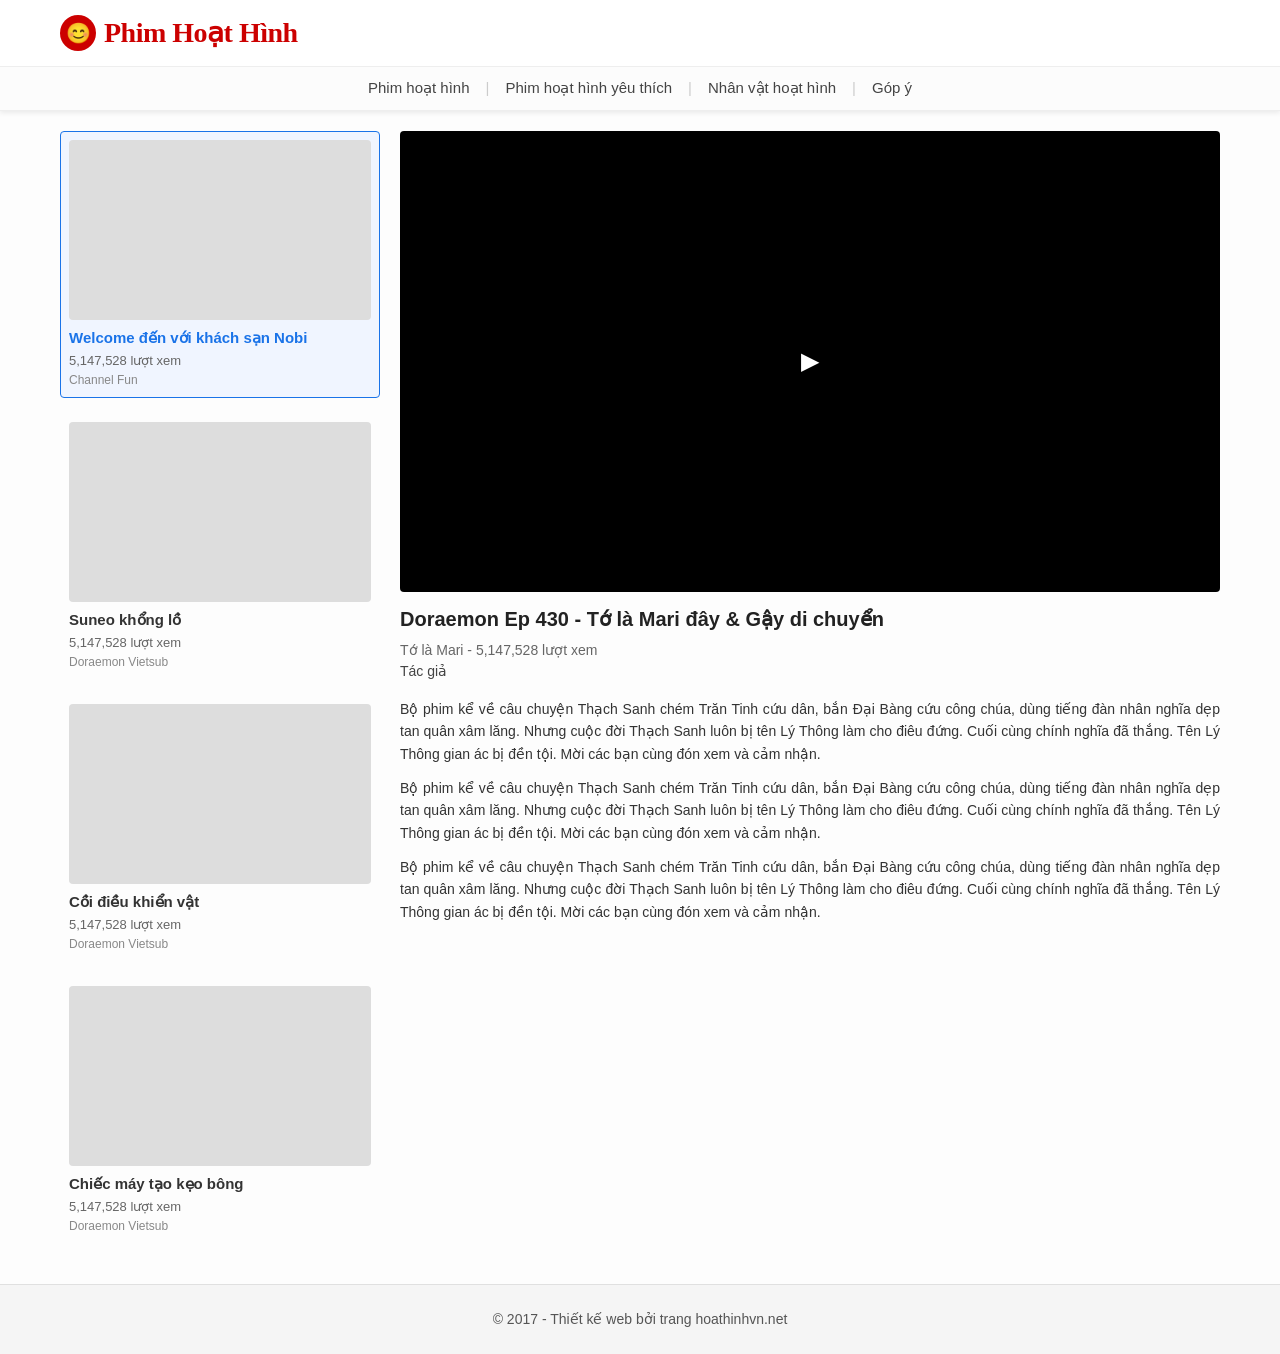
<file: dev-anime-web/index.html>
<!DOCTYPE html>
<html lang="vi">
<head>
<meta charset="UTF-8">
<meta name="viewport" content="width=device-width, initial-scale=1.0">
<title>Phim Hoạt Hình</title>
<style>
  /* ============================================================
     RESET CSS & CẤU HÌNH CHUNG
     ============================================================ */
  * {
    margin: 0;
    padding: 0;
    box-sizing: border-box;
  }

  body {
    font-family: Arial, Helvetica, sans-serif;
    background-color: #fdfdfd;
    color: #333;
    line-height: 1.5;
  }

  /* Loại bỏ gạch chân của tất cả các link */
  a {
    text-decoration: none;
    color: inherit;
  }

  /* ============================================================
     HEADER (CỐ ĐỊNH KHI CUỘN TRANG)
     ============================================================ */
  .header {
    position: sticky;
    top: 0;
    background-color: #fff;
    z-index: 1000;
    box-shadow: 0 2px 5px rgba(0, 0, 0, 0.08);
  }

  /* Phần chứa Logo */
  .header-top {
    max-width: 1200px;
    margin: 0 auto;
    padding: 12px 20px;
    display: flex;
    align-items: center;
  }

  .logo {
    display: flex;
    align-items: center;
    font-size: 28px;
    font-weight: bold;
    color: #cc0000;
    font-family: "Times New Roman", Times, serif;
    letter-spacing: -0.5px;
  }

  .logo-icon {
    display: inline-flex;
    align-items: center;
    justify-content: center;
    background-color: #cc0000;
    color: #fff;
    width: 36px;
    height: 36px;
    border-radius: 50%;
    margin-right: 8px;
    font-size: 20px;
  }

  /* Phần chứa các liên kết (Head-link) */
  .head-link {
    border-top: 1px solid #eee;
    border-bottom: 1px solid #eee;
    background-color: #fcfcfc;
  }

  .head-link-inner {
    max-width: 1200px;
    margin: 0 auto;
    padding: 10px 20px;
    display: flex;
    justify-content: center;
    gap: 16px;
    font-size: 15px;
    font-weight: 500;
    color: #444;
  }

  /* Hiệu ứng hover cho link: bôi đậm và chuyển màu */
  .head-link-inner a {
    transition: all 0.2s ease;
  }

  .head-link-inner a:hover {
    font-weight: bold;
    color: #cc0000;
  }

  .head-link-inner .divider {
    color: #ccc;
  }

  /* ============================================================
     BỐ CỤC NỘI DUNG CHÍNH (CONTAINER)
     ============================================================ */
  .container {
    max-width: 1200px;
    margin: 0 auto;
    padding: 20px;
    display: flex;
    gap: 20px;
  }

  /* --- Cột Trái (Left Content) --- */
  .left-content {
    width: 320px; /* Chiều rộng cố định cho menu */
    flex-shrink: 0;
    display: flex;
    flex-direction: column;
    gap: 15px;
  }

  .video-item {
    display: block;
    border: 1px solid transparent;
    border-radius: 4px;
    padding: 8px;
    cursor: pointer;
    transition: background 0.2s, border-color 0.2s;
  }

  .video-item:hover {
    background-color: #f5f5f5;
    border-color: #e0e0e0;
  }

  /* Trạng thái active (video đang được chọn) */
  .video-item.active {
    background-color: #f0f5ff;
    border-color: #1a73e8;
  }

  .video-item.active .video-title {
    color: #1a73e8;
    font-weight: bold;
  }

  .video-thumb {
    width: 100%;
    height: 180px;
    border-radius: 4px;
    background-size: cover;
    background-position: center;
    margin-bottom: 8px;
    background-color: #ddd;
  }

  .video-title {
    font-size: 15px;
    font-weight: bold;
    color: #333;
    margin-bottom: 4px;
    line-height: 1.3;
  }

  .video-meta {
    font-size: 13px;
    color: #666;
  }

  .video-meta span {
    display: block;
    color: #888;
    font-size: 12px;
  }

  /* --- Cột Phải (Right Content) --- */
  .right-content {
    flex: 1; /* Tự động giãn nở chiếm hết không gian còn lại */
    min-width: 0;
  }

  .main-video-player {
    width: 100%;
    aspect-ratio: 16 / 9;
    background-color: #000;
    border-radius: 4px;
    margin-bottom: 12px;
    position: relative;
    overflow: hidden;
    background-image: url('https://placehold.co/800x450/222/fff?text=Doraemon+Video');
    background-size: cover;
    background-position: center;
  }

  .play-overlay {
    position: absolute;
    top: 50%;
    left: 50%;
    transform: translate(-50%, -50%);
    background: rgba(0, 0, 0, 0.6);
    color: #fff;
    width: 60px;
    height: 60px;
    border-radius: 50%;
    display: flex;
    align-items: center;
    justify-content: center;
    font-size: 24px;
    cursor: pointer;
    transition: background 0.2s;
  }

  .play-overlay:hover {
    background: rgba(0, 0, 0, 0.8);
  }

  .main-video-title {
    font-size: 20px;
    font-weight: bold;
    color: #222;
    margin-bottom: 6px;
  }

  .main-video-meta {
    font-size: 14px;
    color: #666;
    margin-bottom: 16px;
  }

  .main-video-meta span {
    color: #444;
  }

  .main-video-desc {
    font-size: 14px;
    color: #333;
    line-height: 1.6;
    text-align: justify;
  }

  .main-video-desc p {
    margin-bottom: 12px;
  }

  /* ============================================================
     FOOTER
     ============================================================ */
  .footer {
    background-color: #f5f5f5;
    border-top: 1px solid #e0e0e0;
    padding: 24px 20px;
    text-align: center;
    font-size: 14px;
    color: #555;
    margin-top: 20px;
  }

  /* ============================================================
     RESPONSIVE (MỨC NÂNG CAO)
     ============================================================ */
  /* Tablet: Điều chỉnh tỷ lệ cột */
  @media (max-width: 992px) {
    .container {
      padding: 15px;
      gap: 15px;
    }
    .left-content {
      width: 260px;
    }
    .video-thumb {
      height: 140px;
    }
    .main-video-title {
      font-size: 18px;
    }
  }

  /* Mobile: Chuyển thành 1 cột dọc */
  @media (max-width: 768px) {
    .header-top {
      padding: 10px 15px;
    }
    .logo {
      font-size: 24px;
    }
    .logo-icon {
      width: 30px;
      height: 30px;
      font-size: 16px;
    }
    .head-link-inner {
      flex-wrap: wrap;
      gap: 8px;
      padding: 8px 15px;
      font-size: 14px;
    }
    .head-link-inner .divider {
      display: none; /* Ẩn dấu gạch phân cách trên mobile */
    }

    .container {
      flex-direction: column; /* Chuyển thành bố cục dọc */
    }

    /* Đưa nội dung video chính lên trên, danh sách video xuống dưới */
    .right-content {
      order: 1;
    }
    .left-content {
      order: 2;
      width: 100%;
    }

    .video-thumb {
      height: 200px; /* Tăng chiều cao ảnh thumb trên mobile */
    }
    
    .main-video-player {
      aspect-ratio: 16 / 9;
    }
  }

  @media (max-width: 480px) {
    .logo {
      font-size: 20px;
    }
    .head-link-inner {
      justify-content: flex-start;
    }
    .main-video-title {
      font-size: 16px;
    }
    .main-video-desc {
      font-size: 13px;
    }
  }
</style>
</head>
<body>

  <!-- ================= HEADER ================= -->
  <div class="header">
    <div class="header-top">
      <div class="logo">
        <span class="logo-icon">😊</span>
        Phim Hoạt Hình
      </div>
    </div>
    <div class="head-link">
      <div class="head-link-inner">
        <a href="#">Phim hoạt hình</a>
        <span class="divider">|</span>
        <a href="#">Phim hoạt hình yêu thích</a>
        <span class="divider">|</span>
        <a href="#">Nhân vật hoạt hình</a>
        <span class="divider">|</span>
        <a href="#">Góp ý</a>
      </div>
    </div>
  </div>

  <!-- ================= NỘI DUNG CHÍNH ================= -->
  <div class="container">

    <!-- Left Content: Danh sách video -->
    <div class="left-content">
      
      <!-- Video 1 (Mặc định được chọn/Active) -->
      <div class="video-item active">
        <div class="video-thumb" style="background-image: url('https://placehold.co/320x180/8B4513/fff?text=Welcome+Nobi');"></div>
        <div class="video-title">Welcome đến với khách sạn Nobi</div>
        <div class="video-meta">
          5,147,528 lượt xem
          <span>Channel Fun</span>
        </div>
      </div>

      <!-- Video 2 -->
      <div class="video-item">
        <div class="video-thumb" style="background-image: url('https://placehold.co/320x180/2E8B57/fff?text=Suneo+Khổng+Lồ');"></div>
        <div class="video-title">Suneo khổng lồ</div>
        <div class="video-meta">
          5,147,528 lượt xem
          <span>Doraemon Vietsub</span>
        </div>
      </div>

      <!-- Video 3 -->
      <div class="video-item">
        <div class="video-thumb" style="background-image: url('https://placehold.co/320x180/4682B4/fff?text=Cồi+Điều+Khiển');"></div>
        <div class="video-title">Cồi điều khiển vật</div>
        <div class="video-meta">
          5,147,528 lượt xem
          <span>Doraemon Vietsub</span>
        </div>
      </div>

      <!-- Video 4 -->
      <div class="video-item">
        <div class="video-thumb" style="background-image: url('https://placehold.co/320x180/FF8C00/fff?text=Máy+Tạo+Kẹo+Bông');"></div>
        <div class="video-title">Chiếc máy tạo kẹo bông</div>
        <div class="video-meta">
          5,147,528 lượt xem
          <span>Doraemon Vietsub</span>
        </div>
      </div>

    </div>

    <!-- Right Content: Chi tiết video được chọn -->
    <div class="right-content">
      
      <div class="main-video-player">
        <div class="play-overlay">▶</div>
      </div>

      <h2 class="main-video-title">Doraemon Ep 430 - Tớ là Mari đây &amp; Gậy di chuyển</h2>
      
      <div class="main-video-meta">
        Tớ là Mari - 5,147,528 lượt xem <br>
        <span>Tác giả</span>
      </div>

      <div class="main-video-desc">
        <p>Bộ phim kể về câu chuyện Thạch Sanh chém Trăn Tinh cứu dân, bắn Đại Bàng cứu công chúa, dùng tiếng đàn nhân nghĩa dẹp tan quân xâm lăng. Nhưng cuộc đời Thạch Sanh luôn bị tên Lý Thông làm cho điêu đứng. Cuối cùng chính nghĩa đã thắng. Tên Lý Thông gian ác bị đền tội. Mời các bạn cùng đón xem và cảm nhận.</p>
        <p>Bộ phim kể về câu chuyện Thạch Sanh chém Trăn Tinh cứu dân, bắn Đại Bàng cứu công chúa, dùng tiếng đàn nhân nghĩa dẹp tan quân xâm lăng. Nhưng cuộc đời Thạch Sanh luôn bị tên Lý Thông làm cho điêu đứng. Cuối cùng chính nghĩa đã thắng. Tên Lý Thông gian ác bị đền tội. Mời các bạn cùng đón xem và cảm nhận.</p>
        <p>Bộ phim kể về câu chuyện Thạch Sanh chém Trăn Tinh cứu dân, bắn Đại Bàng cứu công chúa, dùng tiếng đàn nhân nghĩa dẹp tan quân xâm lăng. Nhưng cuộc đời Thạch Sanh luôn bị tên Lý Thông làm cho điêu đứng. Cuối cùng chính nghĩa đã thắng. Tên Lý Thông gian ác bị đền tội. Mời các bạn cùng đón xem và cảm nhận.</p>
      </div>

    </div>

  </div>

  <!-- ================= FOOTER ================= -->
  <div class="footer">
    © 2017 - Thiết kế web bởi trang hoathinhvn.net
  </div>

</body>
</html>
</file>
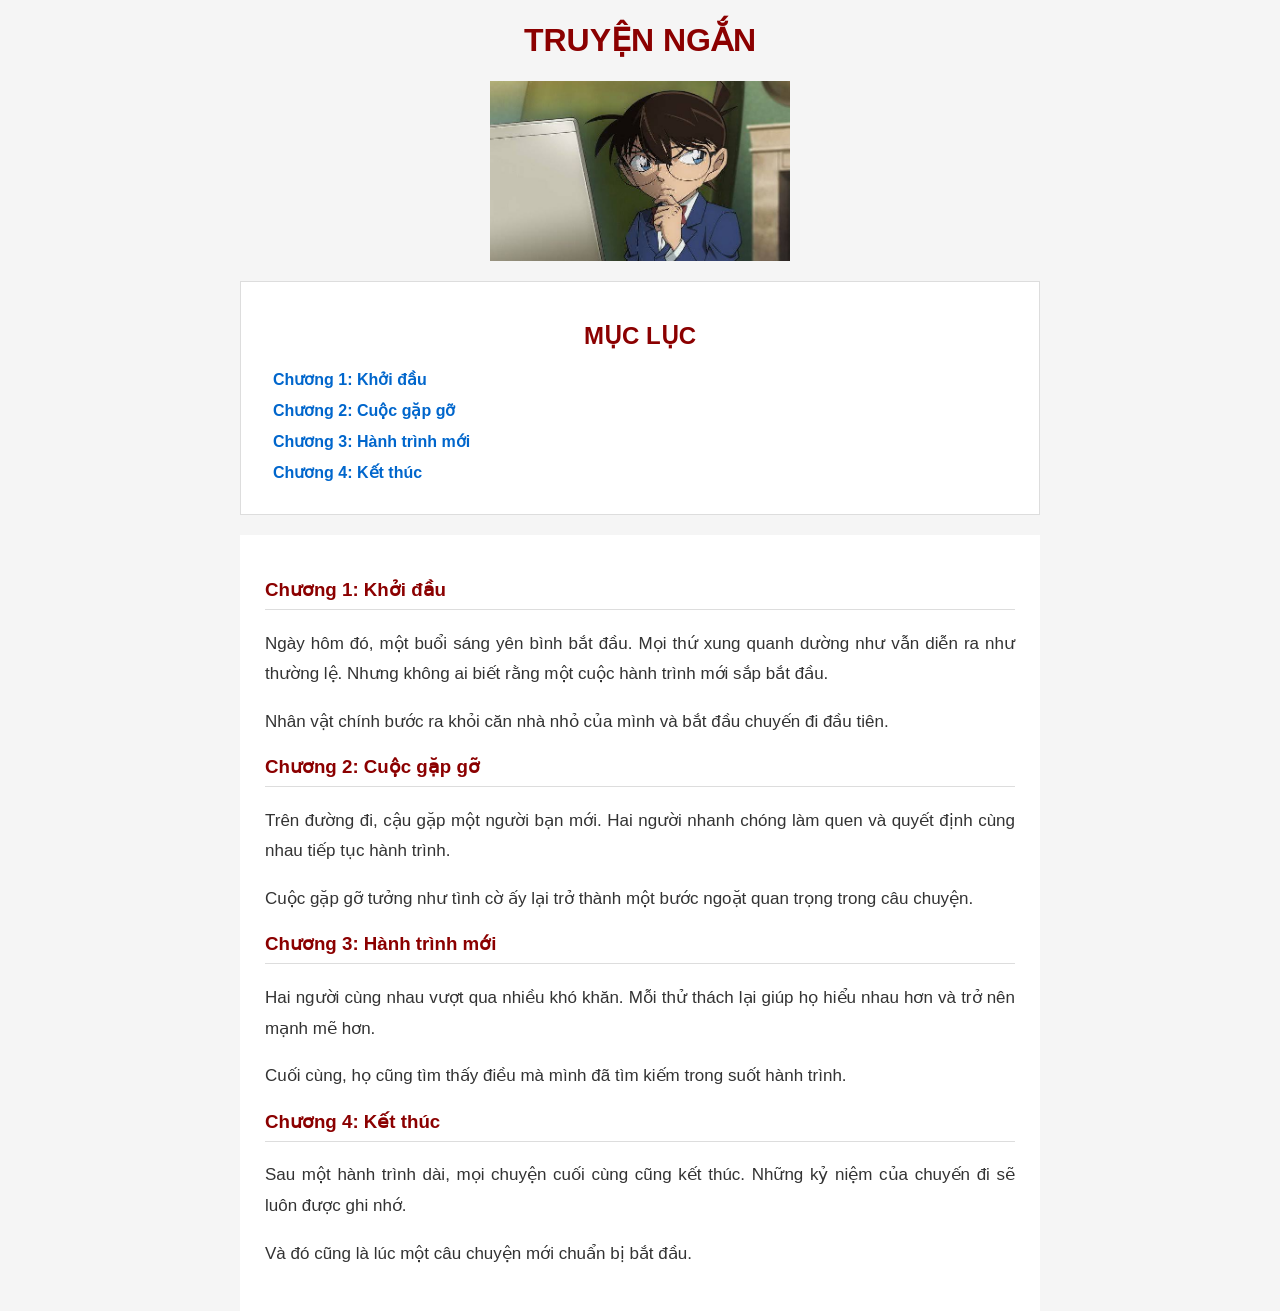
<file: doc-truyen/index.html>
<!DOCTYPE html>
<html lang="vi">
<head>
    <meta charset="UTF-8">
    <meta name="viewport" content="width=device-width, initial-scale=1.0">

    <title>Đọc truyện</title>

    <!-- Nhúng CSS -->
    <link rel="stylesheet" href="style.css">
</head>

<body>

    <!-- Tiêu đề -->
    <h1>TRUYỆN NGẮN</h1>

    <!-- Bước 4: Ảnh truyện -->
    <img src="images.jfif" alt="Ảnh truyện" class="story-image">

    <!-- Bước 1: Mục lục truyện -->
    <div class="menu">
        <h2>MỤC LỤC</h2>

        <h5>
            <a href="#chuong1">Chương 1: Khởi đầu</a>
        </h5>

        <h5>
            <a href="#chuong2">Chương 2: Cuộc gặp gỡ</a>
        </h5>

        <h5>
            <a href="#chuong3">Chương 3: Hành trình mới</a>
        </h5>

        <h5>
            <a href="#chuong4">Chương 4: Kết thúc</a>
        </h5>
    </div>


    <!-- Bước 2: Nội dung truyện -->

    <div class="story">

        <h3 id="chuong1">
            Chương 1: Khởi đầu
        </h3>

        <p>
            Ngày hôm đó, một buổi sáng yên bình bắt đầu.
            Mọi thứ xung quanh dường như vẫn diễn ra như thường lệ.
            Nhưng không ai biết rằng một cuộc hành trình mới
            sắp bắt đầu.
        </p>

        <p>
            Nhân vật chính bước ra khỏi căn nhà nhỏ của mình
            và bắt đầu chuyến đi đầu tiên.
        </p>


        <h3 id="chuong2">
            Chương 2: Cuộc gặp gỡ
        </h3>

        <p>
            Trên đường đi, cậu gặp một người bạn mới.
            Hai người nhanh chóng làm quen và quyết định
            cùng nhau tiếp tục hành trình.
        </p>

        <p>
            Cuộc gặp gỡ tưởng như tình cờ ấy lại trở thành
            một bước ngoặt quan trọng trong câu chuyện.
        </p>


        <h3 id="chuong3">
            Chương 3: Hành trình mới
        </h3>

        <p>
            Hai người cùng nhau vượt qua nhiều khó khăn.
            Mỗi thử thách lại giúp họ hiểu nhau hơn
            và trở nên mạnh mẽ hơn.
        </p>

        <p>
            Cuối cùng, họ cũng tìm thấy điều mà mình đã
            tìm kiếm trong suốt hành trình.
        </p>


        <h3 id="chuong4">
            Chương 4: Kết thúc
        </h3>

        <p>
            Sau một hành trình dài, mọi chuyện cuối cùng
            cũng kết thúc. Những kỷ niệm của chuyến đi
            sẽ luôn được ghi nhớ.
        </p>

        <p>
            Và đó cũng là lúc một câu chuyện mới chuẩn bị
            bắt đầu.
        </p>

    </div>

</body>
</html>
</file>
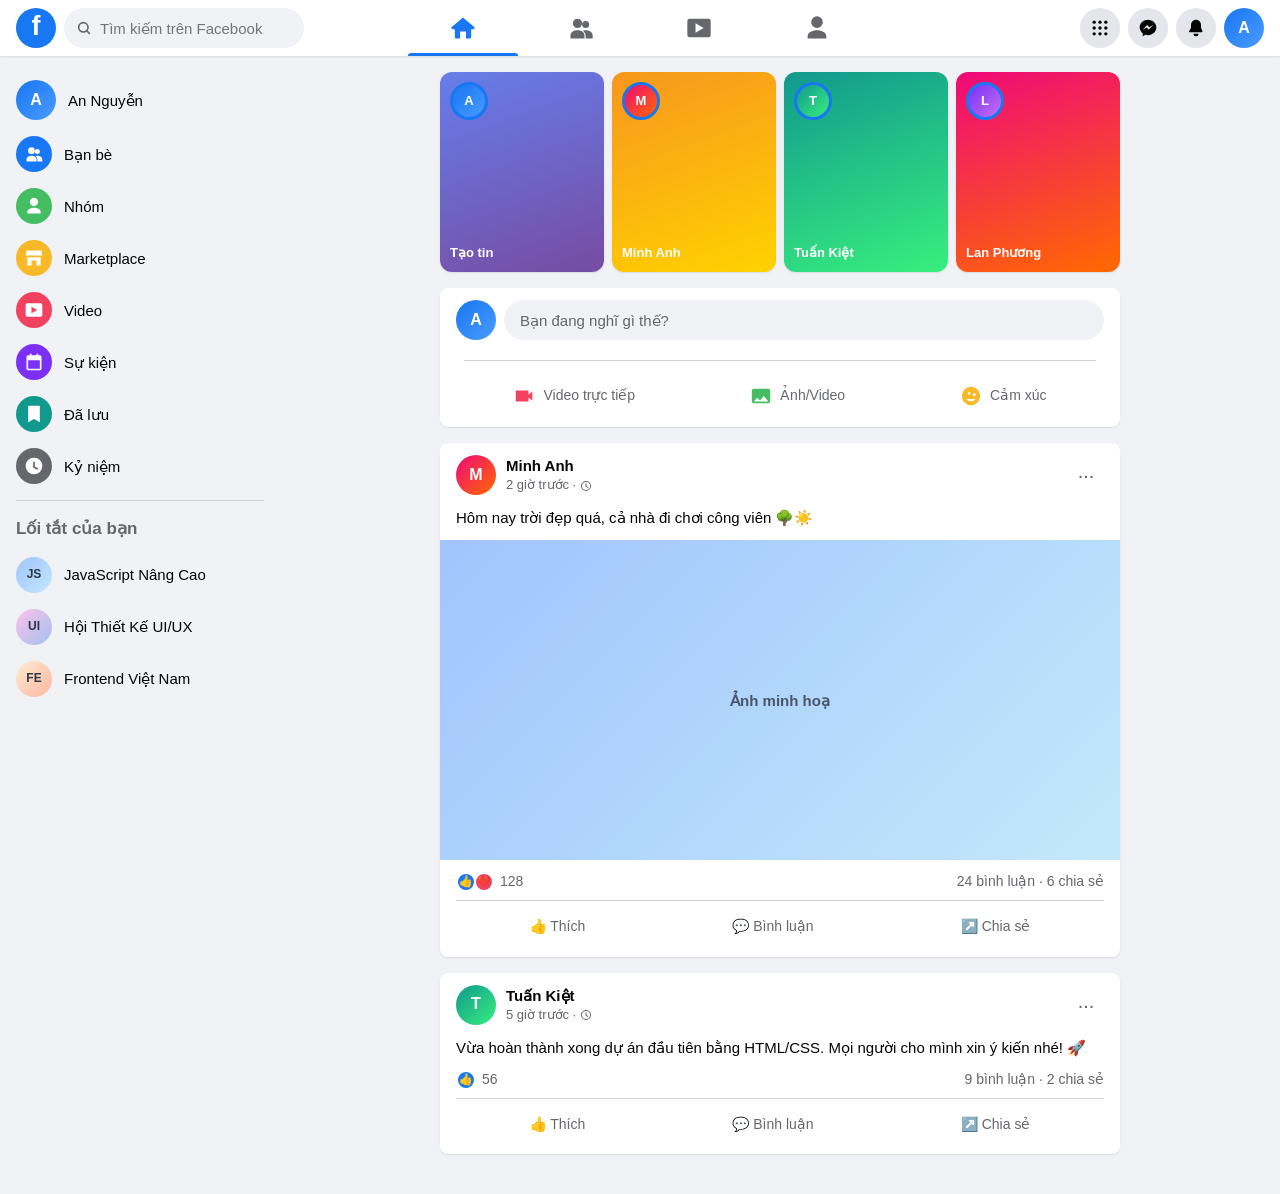
<file: facebook-demo/index.html>
<!DOCTYPE html>
<html lang="vi">
<head>
<meta charset="UTF-8" />
<meta name="viewport" content="width=device-width, initial-scale=1" />
<title>Facebook — Giao diện giản lược</title>
<style>
  /* ============================================================
     1. BIẾN TOÀN CỤC
     ============================================================ */
  :root {
    --fb-blue: #1877f2;
    --bg: #f0f2f5;
    --surface: #ffffff;
    --text: #050505;
    --text-muted: #65676b;
    --hover: #e4e6eb;
    --hover-strong: #d8dade;
    --divider: #ced0d4;
    --radius: 8px;
    --header-h: 56px;
    --sidebar-w: 280px;
    --shadow: 0 1px 2px rgba(0, 0, 0, .1);
  }

  * { margin: 0; padding: 0; box-sizing: border-box; }

  body {
    font-family: -apple-system, BlinkMacSystemFont, "Segoe UI", Roboto,
                 Helvetica, Arial, sans-serif;
    font-size: 15px;
    line-height: 1.4;
    color: var(--text);
    background: var(--bg);
  }

  a { color: inherit; text-decoration: none; }
  ul { list-style: none; }
  button { font: inherit; color: inherit; background: none; border: none; cursor: pointer; }
  svg { display: block; }

  /* ============================================================
     2. HEADER CỐ ĐỊNH (position: fixed)
     ============================================================ */
  .header {
    position: fixed;
    inset: 0 0 auto 0;          /* top:0 right:0 bottom:auto left:0 */
    height: var(--header-h);
    display: flex;
    align-items: center;
    gap: 8px;
    padding: 0 16px;
    background: var(--surface);
    box-shadow: var(--shadow);
    z-index: 100;               /* luôn nằm trên nội dung */
  }

  /* --- 2.1 Khối bên trái: logo + ô tìm kiếm --- */
  .header__left {
    flex: 1 1 0;
    min-width: 0;
    display: flex;
    align-items: center;
    gap: 8px;
  }

  .logo {
    flex: none;
    width: 40px;
    height: 40px;
    display: grid;
    place-items: center;
    border-radius: 50%;
    background: var(--fb-blue);
    color: #fff;
    font-size: 27px;
    font-weight: 700;
    line-height: 1;
    padding-bottom: 4px;
  }

  .search {
    display: flex;
    align-items: center;
    gap: 8px;
    width: 240px;
    height: 40px;
    padding: 0 12px;
    border-radius: 20px;
    background: var(--bg);
    color: var(--text-muted);
  }
  .search svg { width: 16px; height: 16px; flex: none; }
  .search input {
    width: 100%;
    border: none;
    outline: none;
    background: none;
    font-size: 15px;
    color: var(--text);
  }

  /* --- 2.2 Khối giữa: điều hướng chính --- */
  .header__nav {
    flex: none;
    display: flex;
    gap: 8px;
  }

  .nav-btn {
    position: relative;
    width: 110px;
    height: 48px;
    display: grid;
    place-items: center;
    border-radius: var(--radius);
    color: var(--text-muted);
    transition: background .15s;
  }
  .nav-btn svg { width: 28px; height: 28px; }
  .nav-btn:hover { background: var(--hover); }
  .nav-btn.active { color: var(--fb-blue); }
  .nav-btn.active::after {            /* gạch chân chỉ tab đang chọn */
    content: "";
    position: absolute;
    left: 0;
    right: 0;
    bottom: -4px;
    height: 3px;
    border-radius: 3px 3px 0 0;
    background: var(--fb-blue);
  }

  /* --- 2.3 Khối bên phải: tiện ích + avatar --- */
  .header__right {
    flex: 1 1 0;
    display: flex;
    align-items: center;
    justify-content: flex-end;
    gap: 8px;
  }

  .icon-btn {
    width: 40px;
    height: 40px;
    display: grid;
    place-items: center;
    border-radius: 50%;
    background: var(--hover);
    color: var(--text);
    transition: background .15s;
  }
  .icon-btn svg { width: 20px; height: 20px; }
  .icon-btn:hover { background: var(--hover-strong); }

  /* ============================================================
     3. AVATAR (dùng chung)
     ============================================================ */
  .avatar {
    flex: none;
    width: 40px;
    height: 40px;
    display: grid;
    place-items: center;
    border-radius: 50%;
    color: #fff;
    font-size: 16px;
    font-weight: 600;
    background: linear-gradient(135deg, #667eea, #764ba2);
  }
  .avatar--sm { width: 32px; height: 32px; font-size: 13px; }
  .avatar--blue   { background: linear-gradient(135deg, #1877f2, #4a9bff); }
  .avatar--purple { background: linear-gradient(135deg, #7b2ff7, #c471ed); }
  .avatar--green  { background: linear-gradient(135deg, #11998e, #38ef7d); }
  .avatar--orange { background: linear-gradient(135deg, #f7971e, #ffb800); }
  .avatar--pink   { background: linear-gradient(135deg, #ee0979, #ff6a00); }

  /* ============================================================
     4. SIDEBAR CỐ ĐỊNH (position: fixed)
     ============================================================ */
  .sidebar {
    position: fixed;
    top: var(--header-h);
    bottom: 0;
    width: var(--sidebar-w);
    padding: 16px 8px;
    overflow-y: auto;
    overscroll-behavior: contain;
  }
  .sidebar--left  { left: 0; }
  .sidebar--right { right: 0; }

  /* Thanh cuộn mảnh cho sidebar */
  .sidebar::-webkit-scrollbar { width: 8px; }
  .sidebar::-webkit-scrollbar-thumb {
    background: #bcc0c4;
    border-radius: 4px;
  }
  .sidebar::-webkit-scrollbar-thumb:hover { background: #a0a4a8; }

  /* --- 4.1 Item dùng chung cho sidebar --- */
  .side-item {
    display: flex;
    align-items: center;
    gap: 12px;
    padding: 8px;
    border-radius: var(--radius);
    font-weight: 500;
    cursor: pointer;
    transition: background .15s;
  }
  .side-item:hover { background: var(--hover); }
  .side-item__icon {
    flex: none;
    width: 36px;
    height: 36px;
    display: grid;
    place-items: center;
    border-radius: 50%;
    color: #fff;
  }
  .side-item__icon svg { width: 20px; height: 20px; }

  .side-title {
    padding: 8px;
    margin-top: 8px;
    font-size: 17px;
    font-weight: 600;
    color: var(--text-muted);
  }

  .divider {
    height: 1px;
    margin: 8px 8px;
    background: var(--divider);
  }

  /* --- 4.2 Sidebar phải: mục được tài trợ --- */
  .sponsor {
    display: flex;
    align-items: center;
    gap: 12px;
    padding: 8px;
    border-radius: var(--radius);
    cursor: pointer;
  }
  .sponsor:hover { background: var(--hover); }
  .sponsor__thumb {
    flex: none;
    width: 110px;
    height: 76px;
    border-radius: var(--radius);
    background: linear-gradient(135deg, #a1c4fd, #c2e9fb);
  }
  .sponsor__thumb--2 { background: linear-gradient(135deg, #fbc2eb, #a6c1ee); }
  .sponsor__thumb--3 { background: linear-gradient(135deg, #ffecd2, #fcb69f); }
  .sponsor__name { font-weight: 500; font-size: 14px; }
  .sponsor__link { font-size: 12px; color: var(--text-muted); }

  /* ============================================================
     5. VÙNG NỘI DUNG CHÍNH
     ============================================================ */
  .content {
    margin-left: var(--sidebar-w);    /* chừa chỗ cho sidebar trái */
    margin-right: var(--sidebar-w);   /* chừa chỗ cho sidebar phải */
    padding: calc(var(--header-h) + 16px) 16px 40px;
  }

  .main {
    max-width: 680px;
    margin: 0 auto;
    display: flex;
    flex-direction: column;
    gap: 16px;
  }

  .card {
    background: var(--surface);
    border-radius: var(--radius);
    box-shadow: var(--shadow);
    padding: 12px 16px;
  }

  /* --- 5.1 Dải Stories --- */
  .stories {
    display: grid;
    grid-template-columns: repeat(4, 1fr);
    gap: 8px;
  }
  .story {
    position: relative;
    height: 200px;
    display: flex;
    align-items: flex-end;
    padding: 10px;
    border-radius: 12px;
    overflow: hidden;
    color: #fff;
    font-size: 13px;
    font-weight: 600;
    cursor: pointer;
    background: linear-gradient(160deg, #667eea, #764ba2);
    box-shadow: var(--shadow);
    transition: transform .15s;
  }
  .story:hover { transform: scale(1.02); }
  .story:nth-child(2) { background: linear-gradient(160deg, #f7971e, #ffd200); }
  .story:nth-child(3) { background: linear-gradient(160deg, #11998e, #38ef7d); }
  .story:nth-child(4) { background: linear-gradient(160deg, #ee0979, #ff6a00); }
  .story .avatar {
    position: absolute;
    top: 10px;
    left: 10px;
    width: 38px;
    height: 38px;
    border: 3px solid var(--fb-blue);
  }

  /* --- 5.2 Ô "Bạn đang nghĩ gì thế?" --- */
  .create-post {
    display: flex;
    align-items: center;
    gap: 8px;
    padding-bottom: 12px;
  }
  .create-post__input {
    flex: 1;
    height: 40px;
    padding: 0 16px;
    border-radius: 20px;
    background: var(--bg);
    text-align: left;
    color: var(--text-muted);
    transition: background .15s;
  }
  .create-post__input:hover { background: var(--hover); }

  .create-post__actions {
    display: flex;
    justify-content: space-around;
    padding-top: 8px;
  }
  .action-btn {
    display: flex;
    align-items: center;
    gap: 8px;
    padding: 8px 12px;
    border-radius: var(--radius);
    font-weight: 500;
    font-size: 14px;
    color: var(--text-muted);
    transition: background .15s;
  }
  .action-btn:hover { background: var(--hover); }
  .action-btn svg { width: 22px; height: 22px; }
  .action-btn--live svg  { color: #f3425f; }
  .action-btn--photo svg { color: #45bd62; }
  .action-btn--feel svg  { color: #f7b928; }

  /* --- 5.3 Bài viết --- */
  .post { padding: 12px 16px; }

  .post__head {
    display: flex;
    align-items: center;
    gap: 10px;
  }
  .post__meta { flex: 1; min-width: 0; }
  .post__name { font-weight: 600; }
  .post__name:hover { text-decoration: underline; cursor: pointer; }
  .post__time {
    display: flex;
    align-items: center;
    gap: 4px;
    font-size: 13px;
    color: var(--text-muted);
  }
  .post__time svg { width: 12px; height: 12px; }

  .post__more {
    width: 36px;
    height: 36px;
    display: grid;
    place-items: center;
    border-radius: 50%;
    font-size: 20px;
    color: var(--text-muted);
  }
  .post__more:hover { background: var(--hover); }

  .post__text { margin: 12px 0; }

  .post__media {
    height: 320px;
    margin: 0 -16px;
    display: grid;
    place-items: center;
    font-weight: 600;
    color: #4a5568;
    background: linear-gradient(135deg, #a1c4fd, #c2e9fb);
  }

  .post__stats {
    display: flex;
    align-items: center;
    justify-content: space-between;
    margin-top: 12px;
    font-size: 14px;
    color: var(--text-muted);
  }
  .post__reactions { display: flex; align-items: center; gap: 6px; }
  .reaction {
    width: 20px;
    height: 20px;
    display: grid;
    place-items: center;
    border-radius: 50%;
    font-size: 11px;
    color: #fff;
    border: 2px solid var(--surface);
  }
  .reaction--like { background: #1877f2; }
  .reaction--love { background: #f3425f; margin-left: -8px; }

  .post__actions {
    display: flex;
    justify-content: space-around;
    padding-top: 8px;
    margin-top: 8px;
    border-top: 1px solid var(--divider);
  }

  /* ============================================================
     6. RESPONSIVE
     ============================================================ */
  /* Ẩn sidebar phải khi không đủ chỗ */
  @media (max-width: 1300px) {
    .sidebar--right { display: none; }
    .content { margin-right: 0; }
  }
  /* Ẩn sidebar trái */
  @media (max-width: 1000px) {
    .sidebar--left { display: none; }
    .content { margin-left: 0; }
  }
  /* Ẩn menu điều hướng giữa header */
  @media (max-width: 900px) {
    .header__nav { display: none; }
  }
  /* Ẩn ô tìm kiếm trên mobile */
  @media (max-width: 620px) {
    .search { display: none; }
    .stories { grid-template-columns: repeat(2, 1fr); }
  }
</style>
</head>
<body>

<!-- ============================================================
     HEADER CỐ ĐỊNH
     ============================================================ -->
<header class="header">
  <!-- Trái: logo + tìm kiếm -->
  <div class="header__left">
    <a href="#" class="logo" aria-label="Facebook">f</a>
    <div class="search">
      <svg viewBox="0 0 24 24" fill="none" stroke="currentColor" stroke-width="2.5"
           stroke-linecap="round">
        <circle cx="11" cy="11" r="7" />
        <path d="M20 20l-3.5-3.5" />
      </svg>
      <input type="text" placeholder="Tìm kiếm trên Facebook" />
    </div>
  </div>

  <!-- Giữa: điều hướng -->
  <nav class="header__nav">
    <a href="#" class="nav-btn active" title="Trang chủ">
      <svg viewBox="0 0 24 24" fill="currentColor">
        <path d="M12 3.1 2.4 11.2a1 1 0 0 0 .6 1.8H5v7a1 1 0 0 0 1 1h3.5V15h5v6H18a1 1 0 0 0 1-1v-7h2a1 1 0 0 0 .6-1.8L12 3.1Z"/>
      </svg>
    </a>
    <a href="#" class="nav-btn" title="Bạn bè">
      <svg viewBox="0 0 24 24" fill="currentColor">
        <path d="M9 12a4 4 0 1 0 0-8 4 4 0 0 0 0 8Zm7 0a3 3 0 1 0 0-6 3 3 0 0 0 0 6Zm-7 2c-3 0-6 1.5-6 4.5V21h12v-2.5c0-3-3-4.5-6-4.5Zm7 0c-.8 0-1.6.1-2.3.3A6.2 6.2 0 0 1 16 18.5V21h6v-2.5c0-3-3-4.5-6-4.5Z"/>
      </svg>
    </a>
    <a href="#" class="nav-btn" title="Video">
      <svg viewBox="0 0 24 24" fill="currentColor">
        <path d="M4 4h16a2 2 0 0 1 2 2v12a2 2 0 0 1-2 2H4a2 2 0 0 1-2-2V6a2 2 0 0 1 2-2Zm5 4v8l7-4-7-4Z"/>
      </svg>
    </a>
    <a href="#" class="nav-btn" title="Nhóm">
      <svg viewBox="0 0 24 24" fill="currentColor">
        <path d="M12 2a5 5 0 1 0 0 10 5 5 0 0 0 0-10Zm0 12c-4.4 0-8 2.2-8 5v2h16v-2c0-2.8-3.6-5-8-5Z"/>
      </svg>
    </a>
  </nav>

  <!-- Phải: tiện ích + avatar -->
  <div class="header__right">
    <button class="icon-btn" title="Menu">
      <svg viewBox="0 0 24 24" fill="currentColor">
        <circle cx="5" cy="5" r="2"/><circle cx="12" cy="5" r="2"/><circle cx="19" cy="5" r="2"/>
        <circle cx="5" cy="12" r="2"/><circle cx="12" cy="12" r="2"/><circle cx="19" cy="12" r="2"/>
        <circle cx="5" cy="19" r="2"/><circle cx="12" cy="19" r="2"/><circle cx="19" cy="19" r="2"/>
      </svg>
    </button>
    <button class="icon-btn" title="Messenger">
      <svg viewBox="0 0 24 24" fill="currentColor">
        <path d="M12 2C6.5 2 2 6.1 2 11.2c0 2.9 1.4 5.4 3.6 7.1V22l3.3-1.8c1 .3 2 .4 3.1.4 5.5 0 10-4.1 10-9.2S17.5 2 12 2Zm1 12-2.6-2.7L5.5 14l5.4-5.7 2.6 2.7L18.5 8 13 13.9Z"/>
      </svg>
    </button>
    <button class="icon-btn" title="Thông báo">
      <svg viewBox="0 0 24 24" fill="currentColor">
        <path d="M12 2a6 6 0 0 0-6 6v3.6l-1.7 3.4A1 1 0 0 0 5.2 17h13.6a1 1 0 0 0 .9-1.5L18 11.6V8a6 6 0 0 0-6-6Zm0 20a3 3 0 0 0 3-3H9a3 3 0 0 0 3 3Z"/>
      </svg>
    </button>
    <a href="#" class="avatar avatar--blue" title="Trang cá nhân">A</a>
  </div>
</header>

<!-- ============================================================
     SIDEBAR TRÁI (CỐ ĐỊNH)
     ============================================================ -->
<aside class="sidebar sidebar--left">
  <a href="#" class="side-item">
    <span class="avatar avatar--blue">A</span>
    <span>An Nguyễn</span>
  </a>

  <ul>
    <li>
      <a href="#" class="side-item">
        <span class="side-item__icon" style="background:#1877f2">
          <svg viewBox="0 0 24 24" fill="currentColor">
            <path d="M9 12a4 4 0 1 0 0-8 4 4 0 0 0 0 8Zm7 0a3 3 0 1 0 0-6 3 3 0 0 0 0 6Zm-7 2c-3 0-6 1.5-6 4.5V21h12v-2.5c0-3-3-4.5-6-4.5Zm7 0c-.8 0-1.6.1-2.3.3A6.2 6.2 0 0 1 16 18.5V21h6v-2.5c0-3-3-4.5-6-4.5Z"/>
          </svg>
        </span>
        <span>Bạn bè</span>
      </a>
    </li>
    <li>
      <a href="#" class="side-item">
        <span class="side-item__icon" style="background:#45bd62">
          <svg viewBox="0 0 24 24" fill="currentColor">
            <path d="M12 2a5 5 0 1 0 0 10 5 5 0 0 0 0-10Zm0 12c-4.4 0-8 2.2-8 5v2h16v-2c0-2.8-3.6-5-8-5Z"/>
          </svg>
        </span>
        <span>Nhóm</span>
      </a>
    </li>
    <li>
      <a href="#" class="side-item">
        <span class="side-item__icon" style="background:#f7b928">
          <svg viewBox="0 0 24 24" fill="currentColor">
            <path d="M3 3h18l1 6H2l1-6Zm1 8h16v9a1 1 0 0 1-1 1h-4v-6H9v6H5a1 1 0 0 1-1-1v-9Z"/>
          </svg>
        </span>
        <span>Marketplace</span>
      </a>
    </li>
    <li>
      <a href="#" class="side-item">
        <span class="side-item__icon" style="background:#f3425f">
          <svg viewBox="0 0 24 24" fill="currentColor">
            <path d="M4 4h16a2 2 0 0 1 2 2v12a2 2 0 0 1-2 2H4a2 2 0 0 1-2-2V6a2 2 0 0 1 2-2Zm5 4v8l7-4-7-4Z"/>
          </svg>
        </span>
        <span>Video</span>
      </a>
    </li>
    <li>
      <a href="#" class="side-item">
        <span class="side-item__icon" style="background:#7b2ff7">
          <svg viewBox="0 0 24 24" fill="currentColor">
            <path d="M7 2v2H5a2 2 0 0 0-2 2v14a2 2 0 0 0 2 2h14a2 2 0 0 0 2-2V6a2 2 0 0 0-2-2h-2V2h-2v2H9V2H7Zm12 8v10H5V10h14Z"/>
          </svg>
        </span>
        <span>Sự kiện</span>
      </a>
    </li>
    <li>
      <a href="#" class="side-item">
        <span class="side-item__icon" style="background:#11998e">
          <svg viewBox="0 0 24 24" fill="currentColor">
            <path d="M6 2h12a1 1 0 0 1 1 1v19l-7-4-7 4V3a1 1 0 0 1 1-1Z"/>
          </svg>
        </span>
        <span>Đã lưu</span>
      </a>
    </li>
    <li>
      <a href="#" class="side-item">
        <span class="side-item__icon" style="background:#65676b">
          <svg viewBox="0 0 24 24" fill="currentColor">
            <path d="M12 2a10 10 0 1 0 10 10A10 10 0 0 0 12 2Zm1 5v5.6l4 2.4-1 1.7-5-3V7h2Z"/>
          </svg>
        </span>
        <span>Kỷ niệm</span>
      </a>
    </li>
  </ul>

  <div class="divider"></div>
  <h3 class="side-title">Lối tắt của bạn</h3>
  <ul>
    <li><a href="#" class="side-item">
      <span class="side-item__icon" style="background:linear-gradient(135deg,#a1c4fd,#c2e9fb);color:#2d3748;font-size:12px;font-weight:700">JS</span>
      <span>JavaScript Nâng Cao</span>
    </a></li>
    <li><a href="#" class="side-item">
      <span class="side-item__icon" style="background:linear-gradient(135deg,#fbc2eb,#a6c1ee);color:#2d3748;font-size:12px;font-weight:700">UI</span>
      <span>Hội Thiết Kế UI/UX</span>
    </a></li>
    <li><a href="#" class="side-item">
      <span class="side-item__icon" style="background:linear-gradient(135deg,#ffecd2,#fcb69f);color:#2d3748;font-size:12px;font-weight:700">FE</span>
      <span>Frontend Việt Nam</span>
    </a></li>
  </ul>
</aside>

<!-- ============================================================
     NỘI DUNG CHÍNH
     ============================================================ -->
<div class="content">
  <main class="main">

    <!-- Stories -->
    <section class="stories">
      <div class="story">
        <span class="avatar avatar--blue avatar--sm">A</span>
        Tạo tin
      </div>
      <div class="story">
        <span class="avatar avatar--pink avatar--sm">M</span>
        Minh Anh
      </div>
      <div class="story">
        <span class="avatar avatar--green avatar--sm">T</span>
        Tuấn Kiệt
      </div>
      <div class="story">
        <span class="avatar avatar--purple avatar--sm">L</span>
        Lan Phương
      </div>
    </section>

    <!-- Ô tạo bài viết -->
    <section class="card">
      <div class="create-post">
        <span class="avatar avatar--blue">A</span>
        <button class="create-post__input">Bạn đang nghĩ gì thế?</button>
      </div>
      <div class="divider"></div>
      <div class="create-post__actions">
        <button class="action-btn action-btn--live">
          <svg viewBox="0 0 24 24" fill="currentColor">
            <path d="M17 10.5V7a1 1 0 0 0-1-1H4a1 1 0 0 0-1 1v10a1 1 0 0 0 1 1h12a1 1 0 0 0 1-1v-3.5l4 3.5V7l-4 3.5Z"/>
          </svg>
          Video trực tiếp
        </button>
        <button class="action-btn action-btn--photo">
          <svg viewBox="0 0 24 24" fill="currentColor">
            <path d="M4 4h16a2 2 0 0 1 2 2v12a2 2 0 0 1-2 2H4a2 2 0 0 1-2-2V6a2 2 0 0 1 2-2Zm0 14h16l-5-6-4 5-3-3-4 4Z"/>
          </svg>
          Ảnh/Video
        </button>
        <button class="action-btn action-btn--feel">
          <svg viewBox="0 0 24 24" fill="currentColor">
            <path d="M12 2a10 10 0 1 0 10 10A10 10 0 0 0 12 2ZM8.5 9a1.5 1.5 0 1 1 1.5 1.5A1.5 1.5 0 0 1 8.5 9Zm7 0A1.5 1.5 0 1 1 14 10.5 1.5 1.5 0 0 1 15.5 9ZM12 18a6 6 0 0 1-5-2.7h10A6 6 0 0 1 12 18Z"/>
          </svg>
          Cảm xúc
        </button>
      </div>
    </section>

    <!-- Bài viết 1 -->
    <article class="card post">
      <div class="post__head">
        <span class="avatar avatar--pink">M</span>
        <div class="post__meta">
          <div class="post__name">Minh Anh</div>
          <div class="post__time">
            2 giờ trước ·
            <svg viewBox="0 0 24 24" fill="currentColor">
              <path d="M12 2a10 10 0 1 0 10 10A10 10 0 0 0 12 2Zm0 18a8 8 0 1 1 8-8 8 8 0 0 1-8 8Zm1-13h-2v6l5 3 1-1.7-4-2.3V7Z"/>
            </svg>
          </div>
        </div>
        <button class="post__more">···</button>
      </div>

      <p class="post__text">
        Hôm nay trời đẹp quá, cả nhà đi chơi công viên 🌳☀️
      </p>

      <div class="post__media">Ảnh minh hoạ</div>

      <div class="post__stats">
        <div class="post__reactions">
          <span class="reaction reaction--like">👍</span>
          <span class="reaction reaction--love">❤️</span>
          <span>128</span>
        </div>
        <div>24 bình luận · 6 chia sẻ</div>
      </div>

      <div class="post__actions">
        <button class="action-btn">👍 Thích</button>
        <button class="action-btn">💬 Bình luận</button>
        <button class="action-btn">↗️ Chia sẻ</button>
      </div>
    </article>

    <!-- Bài viết 2 -->
    <article class="card post">
      <div class="post__head">
        <span class="avatar avatar--green">T</span>
        <div class="post__meta">
          <div class="post__name">Tuấn Kiệt</div>
          <div class="post__time">
            5 giờ trước ·
            <svg viewBox="0 0 24 24" fill="currentColor">
              <path d="M12 2a10 10 0 1 0 10 10A10 10 0 0 0 12 2Zm0 18a8 8 0 1 1 8-8 8 8 0 0 1-8 8Zm1-13h-2v6l5 3 1-1.7-4-2.3V7Z"/>
            </svg>
          </div>
        </div>
        <button class="post__more">···</button>
      </div>

      <p class="post__text">
        Vừa hoàn thành xong dự án đầu tiên bằng HTML/CSS. Mọi người cho mình xin ý kiến nhé! 🚀
      </p>

      <div class="post__stats">
        <div class="post__reactions">
          <span class="reaction reaction--like">👍</span>
          <span>56</span>
        </div>
        <div>9 bình luận · 2 chia sẻ</div>
      </div>

      <div class="post__actions">
        <button class="action-btn">👍 Thích</button>
        <button class="action-btn">💬 Bình luận</button>
        <button class="action-btn">↗️ Chia sẻ</button>
      </div>
    </article>

  </main>
</div>

<!-- ============================================================
     SIDEBAR PHẢI (CỐ ĐỊNH)
     ============================================================ -->
<aside class="sidebar sidebar--right">
  <h3 class="side-title" style="margin-top:0">Được tài trợ</h3>

  <a href="#" class="sponsor">
    <div class="sponsor__thumb"></div>
    <div>
      <div class="sponsor__name">Khoá học Frontend</div>
      <div class="sponsor__link">hocweb.vn</div>
    </div>
  </a>

  <a href="#" class="sponsor">
    <div class="sponsor__thumb sponsor__thumb--2"></div>
    <div>
      <div class="sponsor__name">Thiết kế UI/UX</div>
      <div class="sponsor__link">designpro.vn</div>
    </div>
  </a>

  <a href="#" class="sponsor">
    <div class="sponsor__thumb sponsor__thumb--3"></div>
    <div>
      <div class="sponsor__name">Laptop giảm giá</div>
      <div class="sponsor__link">shoptech.vn</div>
    </div>
  </a>

  <div class="divider"></div>

  <h3 class="side-title">Người liên hệ</h3>

  <a href="#" class="side-item">
    <span class="avatar avatar--sm avatar--purple">L</span>
    <span>Lan Phương</span>
  </a>
  <a href="#" class="side-item">
    <span class="avatar avatar--sm avatar--orange">H</span>
    <span>Hoàng Nam</span>
  </a>
  <a href="#" class="side-item">
    <span class="avatar avatar--sm avatar--green">T</span>
    <span>Tuấn Kiệt</span>
  </a>
  <a href="#" class="side-item">
    <span class="avatar avatar--sm avatar--pink">M</span>
    <span>Minh Anh</span>
  </a>
</aside>

</body>
</html>
</file>
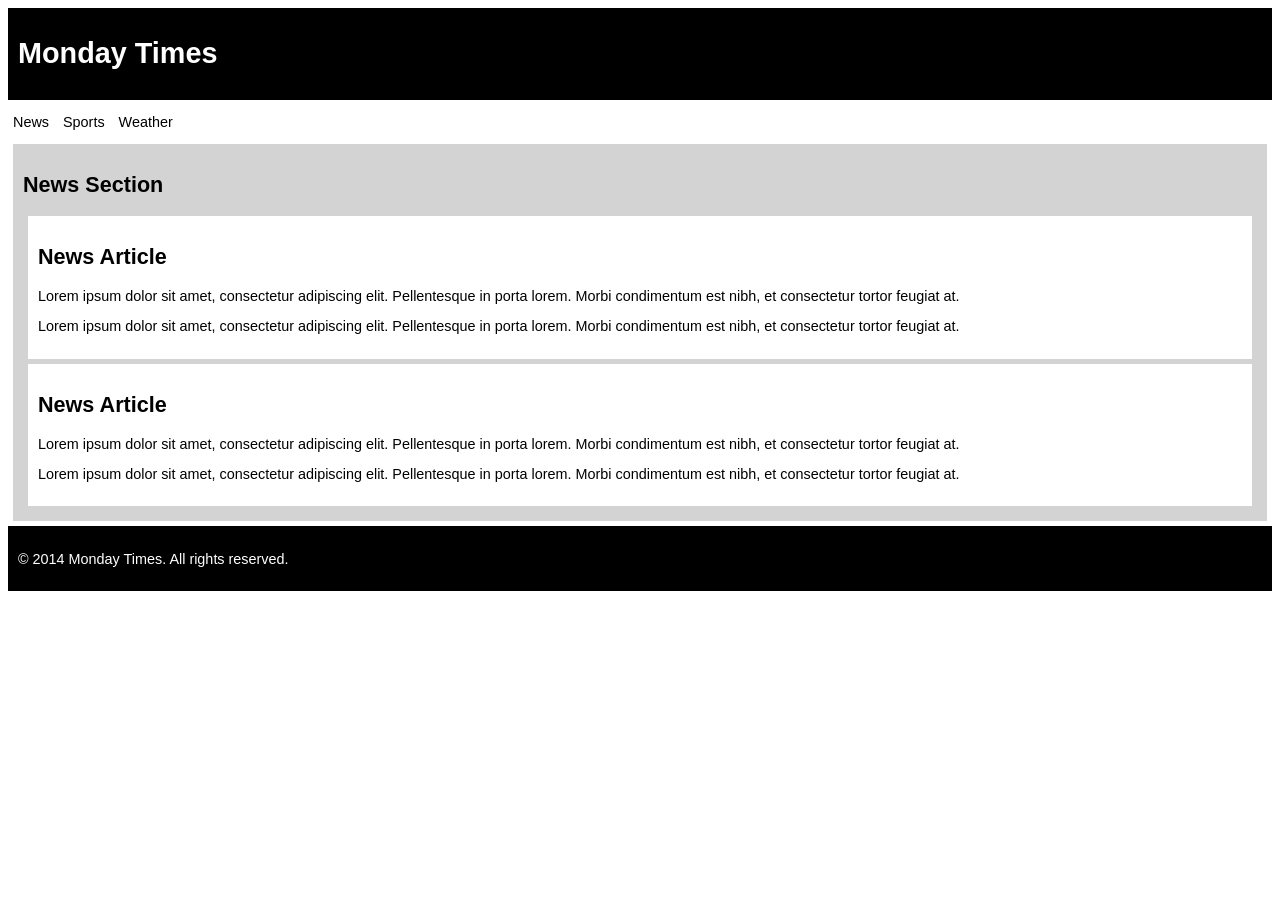
<file: layout/index.html>
<!DOCTYPE html>
<html lang="en">
<head>
    <meta charset="UTF-8">
    <meta name="viewport" content="width=device-width, initial-scale=1.0">
    <title>Document</title>
    <link rel="stylesheet" href="layout.css">
</head>
<body>
    <header>
  <h1>Monday Times</h1>
</header>

<nav>
<ul>
  <li>News</li>
  <li>Sports</li>
  <li>Weather</li>
</ul>
</nav>

<section>
  <h2>News Section</h2>
  <article>
    <h2>News Article</h2>
    <p>Lorem ipsum dolor sit amet, consectetur adipiscing elit. Pellentesque in porta lorem. Morbi condimentum est nibh, et consectetur tortor feugiat at.</p>
    <p>Lorem ipsum dolor sit amet, consectetur adipiscing elit. Pellentesque in porta lorem. Morbi condimentum est nibh, et consectetur tortor feugiat at.</p>
  </article>
  <article>
    <h2>News Article</h2>
    <p>Lorem ipsum dolor sit amet, consectetur adipiscing elit. Pellentesque in porta lorem. Morbi condimentum est nibh, et consectetur tortor feugiat at.</p>
    <p>Lorem ipsum dolor sit amet, consectetur adipiscing elit. Pellentesque in porta lorem. Morbi condimentum est nibh, et consectetur tortor feugiat at.</p>
  </article>
</section>

<footer>
  <p>&copy; 2014 Monday Times. All rights reserved.</p>
</footer>
</body>
</html>
</file>
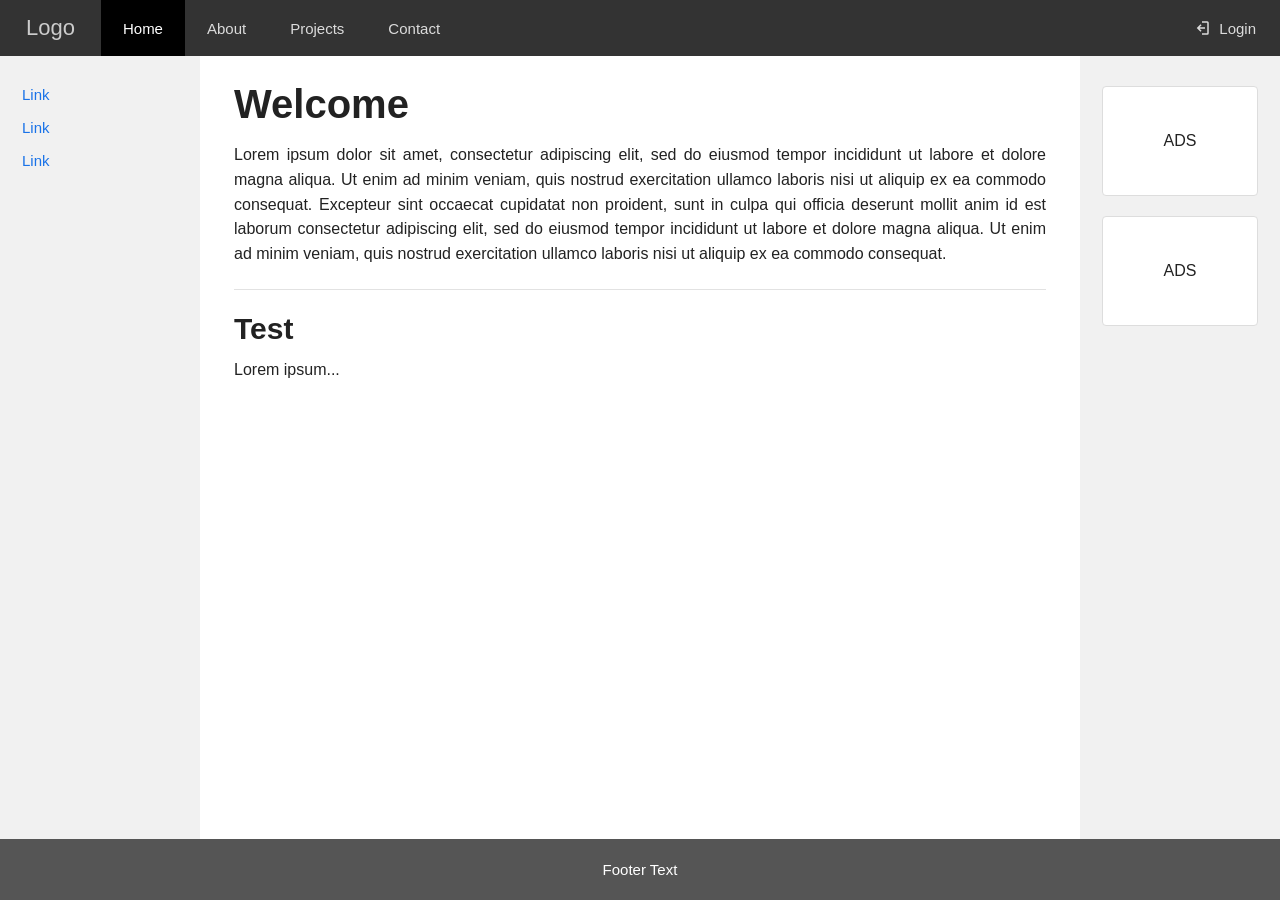
<file: layoutwithrwd/index.html>
<!DOCTYPE html>
<html lang="vi">
<head>
<meta charset="UTF-8">
<meta name="viewport" content="width=device-width, initial-scale=1.0">
<title>Bố cục Responsive</title>
<style>
  /* ===== RESET ===== */
  * {
    margin: 0;
    padding: 0;
    box-sizing: border-box;
  }

  body {
    font-family: Arial, Helvetica, sans-serif;
    color: #222;
    display: flex;
    flex-direction: column;
    min-height: 100vh;   /* để footer luôn nằm dưới cùng */
  }

  /* ===== HEADER (NAVBAR) ===== */
  .navbar {
    display: flex;
    align-items: stretch;
    background: #333;
    height: 56px;
  }

  .navbar .logo {
    display: flex;
    align-items: center;
    padding: 0 26px;
    font-size: 22px;
    color: #ccc;
    font-weight: 400;
  }

  .navbar a {
    text-decoration: none;
  }

  .nav-link {
    display: flex;
    align-items: center;
    padding: 0 22px;
    color: #dcdcdc;
    font-size: 15px;
    transition: background .2s, color .2s;
  }

  .nav-link:hover {
    background: #444;
    color: #fff;
  }

  .nav-link.active {
    background: #000;
    color: #fff;
  }

  .nav-login {
    display: flex;
    align-items: center;
    gap: 8px;
    margin-left: auto;    /* đẩy Login sang phải */
    padding: 0 24px;
    color: #dcdcdc;
    font-size: 15px;
    transition: background .2s;
  }

  .nav-login:hover {
    background: #444;
    color: #fff;
  }

  .nav-login svg {
    width: 18px;
    height: 18px;
    fill: currentColor;
  }

  /* ===== BỐ CỤC 3 CỘT ===== */
  .container {
    display: flex;
    flex: 1;              /* chiếm toàn bộ chiều cao còn lại */
    align-items: stretch;
  }

  /* --- Sidebar chung --- */
  .sidebar {
    width: 200px;
    flex-shrink: 0;
    background: #f1f1f1;
    padding: 30px 22px;
  }

  .sidebar a {
    display: block;
    color: #1a73e8;
    text-decoration: none;
    font-size: 15px;
    margin-bottom: 16px;
  }

  .sidebar a:hover {
    text-decoration: underline;
  }

  /* --- Cột nội dung chính --- */
  .main-content {
    flex: 1;
    background: #fff;
    padding: 26px 34px;
    min-width: 0;         /* tránh tràn khi co lại */
  }

  .main-content h1 {
    font-size: 40px;
    font-weight: 700;
    margin-bottom: 16px;
  }

  .main-content h2 {
    font-size: 30px;
    font-weight: 700;
    margin-bottom: 12px;
  }

  .main-content p {
    font-size: 16px;
    line-height: 1.55;
    margin-bottom: 16px;
    text-align: justify;
  }

  .main-content hr {
    border: none;
    border-top: 1px solid #e2e2e2;
    margin: 22px 0;
  }

  /* --- Hộp quảng cáo (ADS) --- */
  .ad-box {
    background: #fff;
    border: 1px solid #ddd;
    border-radius: 4px;
    padding: 45px 10px;
    text-align: center;
    font-size: 16px;
    margin-bottom: 20px;
  }

  /* ===== FOOTER ===== */
  .footer {
    background: #555;
    color: #fff;
    text-align: center;
    padding: 22px 16px;
    font-size: 15px;
  }

  /* ============================================================
     RESPONSIVE
     ============================================================ */

  /* --- Tablet: thu nhỏ sidebar --- */
  @media (max-width: 900px) {
    .sidebar {
      width: 160px;
      padding: 22px 14px;
    }
    .main-content {
      padding: 20px 22px;
    }
    .main-content h1 { font-size: 32px; }
    .main-content h2 { font-size: 24px; }
  }

  /* --- Mobile: dồn thành 1 cột --- */
  @media (max-width: 700px) {
    .navbar {
      height: auto;
      flex-wrap: wrap;
    }
    .navbar .logo {
      height: 56px;
      padding: 0 16px;
    }
    .nav-link {
      height: 48px;
      padding: 0 16px;
      font-size: 14px;
    }
    .nav-login {
      height: 56px;
      padding: 0 16px;
    }

    .container {
      flex-direction: column;
    }

    /* Đưa nội dung chính lên đầu, sidebar xuống dưới */
    .main-content { order: 1; }
    .sidebar      { order: 2; width: 100%; }

    .main-content { padding: 20px 18px; }
    .main-content h1 { font-size: 28px; }
    .main-content h2 { font-size: 22px; }
    .main-content p  { font-size: 15px; }

    .sidebar {
      padding: 18px;
    }
    .sidebar a { margin-bottom: 12px; }

    .ad-box { padding: 28px 10px; }
  }

  /* --- Mobile rất nhỏ: thu gọn navbar --- */
  @media (max-width: 420px) {
    .navbar .logo { padding: 0 12px; font-size: 18px; }
    .nav-link     { padding: 0 10px; font-size: 13px; }
    .nav-login    { padding: 0 12px; font-size: 13px; }
    .nav-login span { display: none; } /* chỉ giữ icon login */
  }
</style>
</head>
<body>

  <!-- ================= HEADER ================= -->
  <header class="navbar">
    <div class="logo">Logo</div>

    <a href="#" class="nav-link active">Home</a>
    <a href="#" class="nav-link">About</a>
    <a href="#" class="nav-link">Projects</a>
    <a href="#" class="nav-link">Contact</a>

    <a href="#" class="nav-login">
      <!-- Icon login -->
      <svg viewBox="0 0 24 24" aria-hidden="true">
        <path d="M10 17l1.4-1.4L8.8 13H16v-2H8.8l2.6-2.6L10 7l-5 5 5 5z"/>
        <path d="M19 3h-7v2h7v14h-7v2h7a2 2 0 0 0 2-2V5a2 2 0 0 0-2-2z"/>
      </svg>
      <span>Login</span>
    </a>
  </header>

  <!-- ================= NỘI DUNG 3 CỘT ================= -->
  <div class="container">

    <!-- Sidebar trái -->
    <aside class="sidebar">
      <a href="#">Link</a>
      <a href="#">Link</a>
      <a href="#">Link</a>
    </aside>

    <!-- Nội dung chính -->
    <main class="main-content">
      <h1>Welcome</h1>
      <p>
        Lorem ipsum dolor sit amet, consectetur adipiscing elit, sed do eiusmod
        tempor incididunt ut labore et dolore magna aliqua. Ut enim ad minim veniam,
        quis nostrud exercitation ullamco laboris nisi ut aliquip ex ea commodo
        consequat. Excepteur sint occaecat cupidatat non proident, sunt in culpa
        qui officia deserunt mollit anim id est laborum consectetur adipiscing elit,
        sed do eiusmod tempor incididunt ut labore et dolore magna aliqua. Ut enim
        ad minim veniam, quis nostrud exercitation ullamco laboris nisi ut aliquip
        ex ea commodo consequat.
      </p>

      <hr>

      <h2>Test</h2>
      <p>Lorem ipsum...</p>
    </main>

    <!-- Sidebar phải (quảng cáo) -->
    <aside class="sidebar">
      <div class="ad-box">ADS</div>
      <div class="ad-box">ADS</div>
    </aside>

  </div>

  <!-- ================= FOOTER ================= -->
  <footer class="footer">
    Footer Text
  </footer>

</body>
</html>
</file>
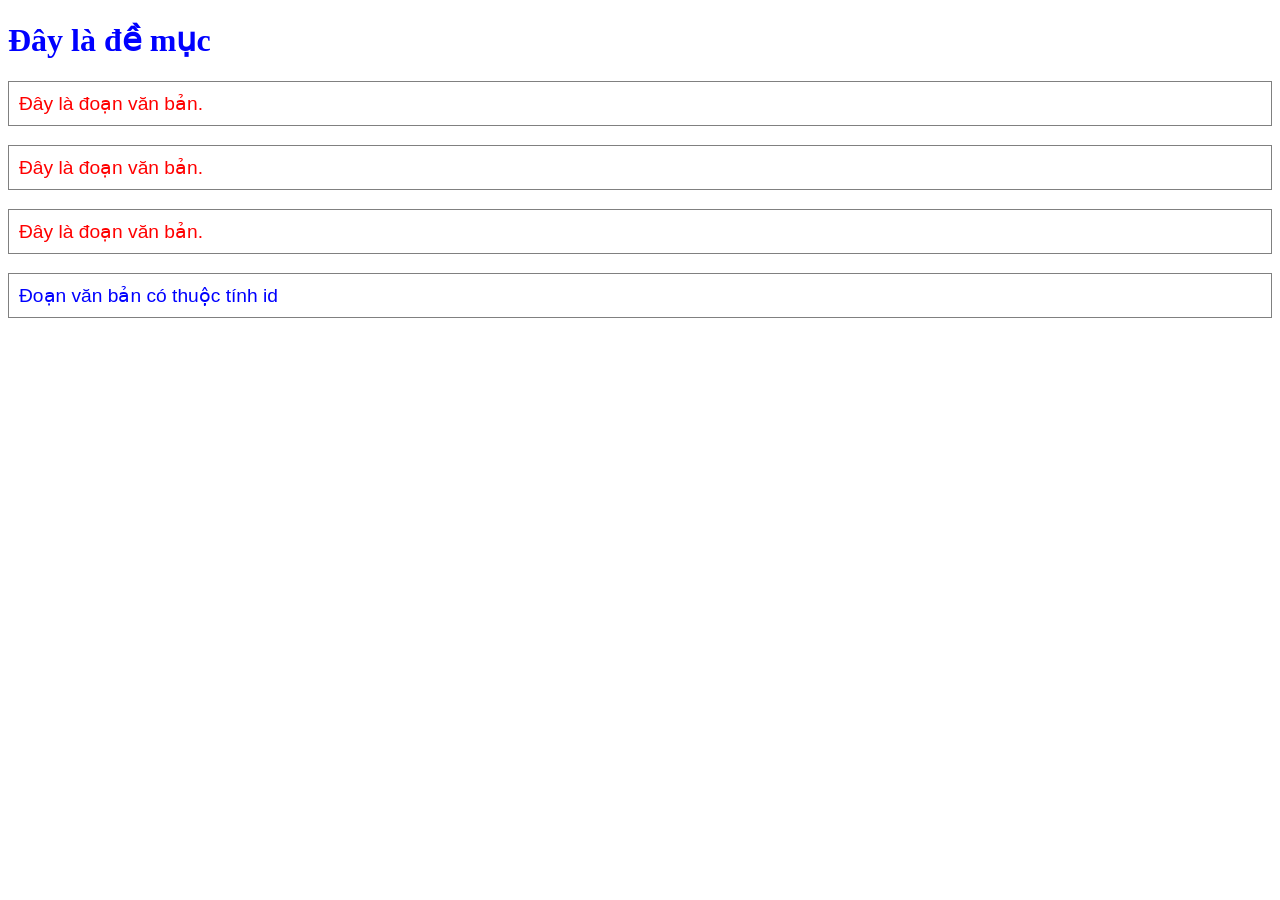
<file: usecss.html>
<!DOCTYPE html>
<html lang="en">
<head>
    <meta charset="UTF-8">
    <title>Title</title>
    <style>
        h1 {
            color: blue;
            font-family: Tahoma;
            font-size: 200%;

        }

        p {
            color: red;
            font-family: Arial;
            font-size: 120%;
            border: 1px solid grey;
            padding: 10px;
        }
        #element1 {
            color: blue;
        }
    </style>
</head>
<body>

<h1>Đây là đề mục</h1>

<p>Đây là đoạn văn bản.</p>
<p>Đây là đoạn văn bản.</p>
<p>Đây là đoạn văn bản.</p>
<p id="element1">Đoạn văn bản có thuộc tính id</p>
</body>
</html>
</file>
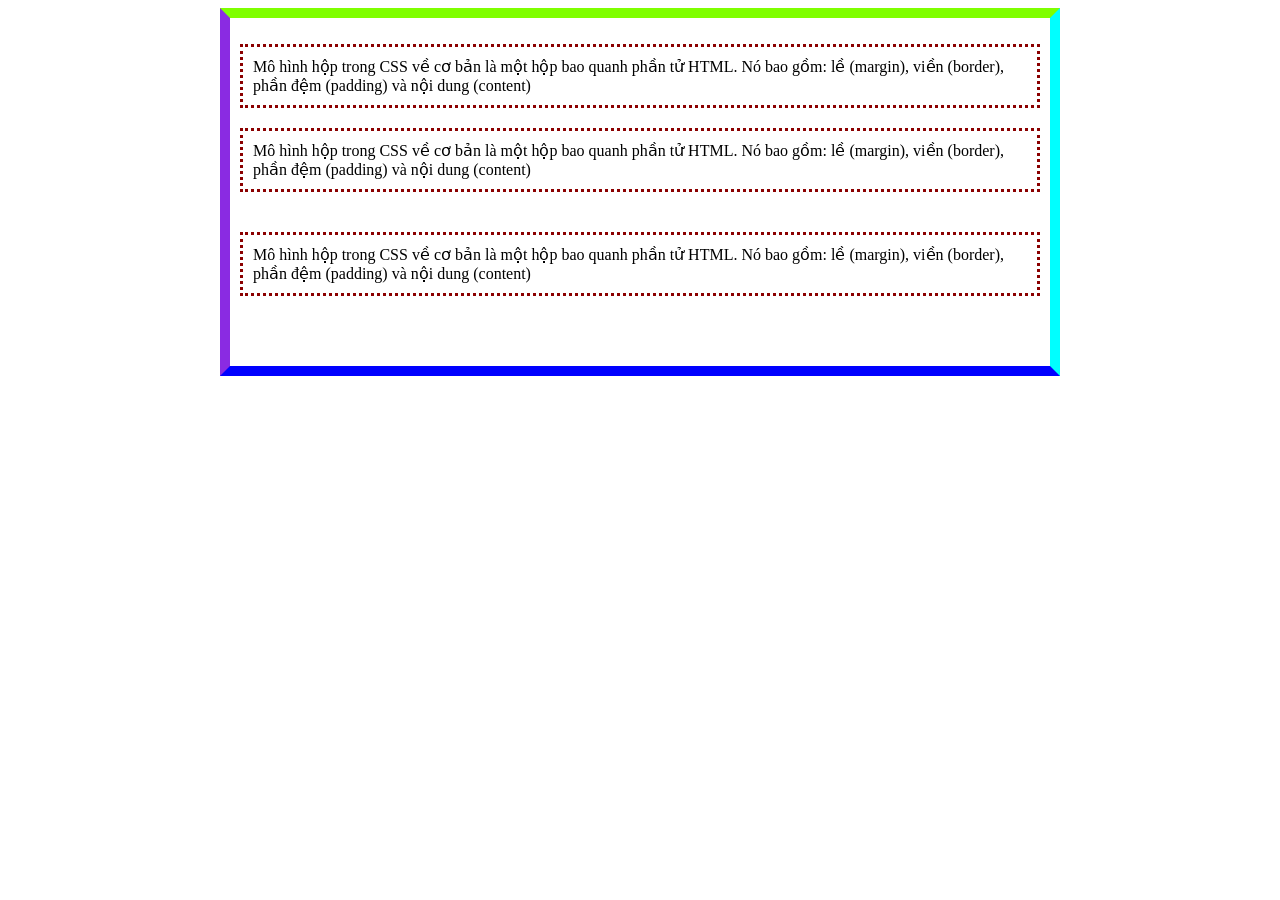
<file: box-model/box-model.html>
<!DOCTYPE html>
<html lang="en">
<head>
    <meta charset="UTF-8">
    <title>Sử dụng Boxmodel</title>

    <style>
        .boxmodel {
            margin: 0 auto;
            width: 800px;
            border: 10px;
            padding: 10px;
            border-color: chartreuse aqua blue blueviolet;
            border-style: solid;
        }
        .boxmodel p{
    border: 3px dotted darkred;
    padding: 10px;
        }
    #boxmodel1{
    margin-bottom: 20px;
}
#boxmodel2{
    margin-bottom: 40px;
}
#boxmodel3{
    margin-bottom: 60px;
}

    </style>
</head>

<body>

    <div class="boxmodel">
    <p id="boxmodel1">Mô hình hộp trong CSS về cơ bản là một hộp bao quanh phần tử HTML.
        Nó bao gồm: lề (margin), viền (border), phần đệm (padding) và nội dung (content)</p>
    <p id="boxmodel2">Mô hình hộp trong CSS về cơ bản là một hộp bao quanh phần tử HTML.
        Nó bao gồm: lề (margin), viền (border), phần đệm (padding) và nội dung (content)</p>
    <p id="boxmodel3">Mô hình hộp trong CSS về cơ bản là một hộp bao quanh phần tử HTML.
        Nó bao gồm: lề (margin), viền (border), phần đệm (padding) và nội dung (content)</p>
</div>

</body>
</html>
</file>
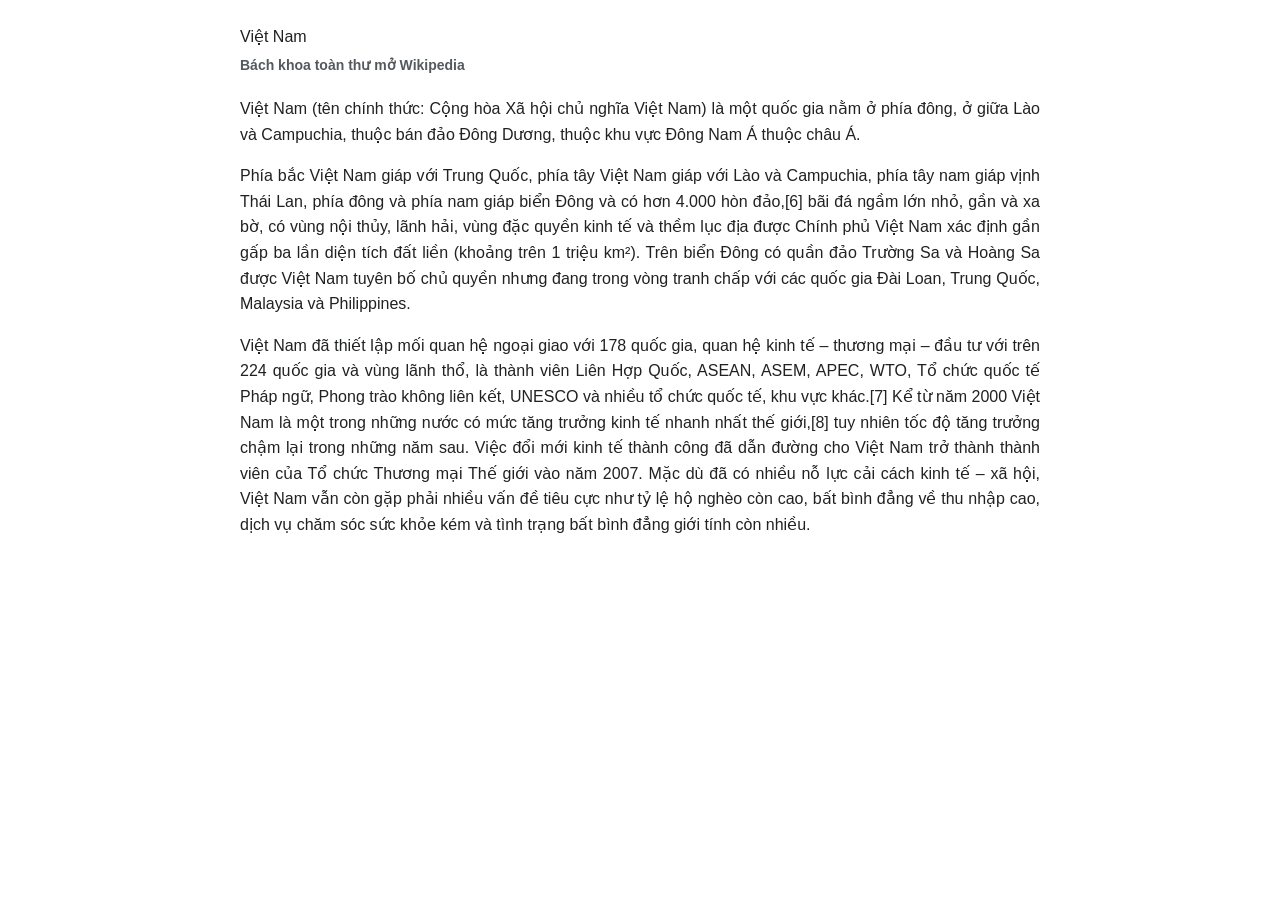
<file: dinhdang_vb/dinhdangvb.html>
<!DOCTYPE html>
<html lang="en">
<head>
    <meta charset="UTF-8">
    <meta name="viewport" content="width=device-width, initial-scale=1.0">
    <title>Document</title>
     <link rel="stylesheet" href="dinhdangvb.css">
</head>
<body>
    <head>Việt Nam</head>
    <h1>Bách khoa toàn thư mở Wikipedia</h1>
    <p>Việt Nam (tên chính thức: Cộng hòa Xã hội chủ nghĩa Việt Nam) là một quốc gia nằm ở phía đông, ở giữa Lào và Campuchia, thuộc bán đảo Đông Dương, thuộc khu vực Đông Nam Á thuộc châu Á.</p>
    <p>Phía bắc Việt Nam giáp với Trung Quốc, phía tây Việt Nam giáp với Lào và Campuchia, phía tây nam giáp vịnh Thái Lan, phía đông và phía nam giáp biển Đông và có hơn 4.000 hòn đảo,[6] bãi đá ngầm lớn nhỏ, gần và xa bờ, có vùng nội thủy, lãnh hải, vùng đặc quyền kinh tế và thềm lục địa được Chính phủ Việt Nam xác định gần gấp ba lần diện tích đất liền (khoảng trên 1 triệu km²). Trên biển Đông có quần đảo Trường Sa và Hoàng Sa được Việt Nam tuyên bố chủ quyền nhưng đang trong vòng tranh chấp với các quốc gia Đài Loan, Trung Quốc, Malaysia và Philippines.</p>
    <p>Việt Nam đã thiết lập mối quan hệ ngoại giao với 178 quốc gia, quan hệ kinh tế – thương mại – đầu tư với trên 224 quốc gia và vùng lãnh thổ, là thành viên Liên Hợp Quốc, ASEAN, ASEM, APEC, WTO, Tổ chức quốc tế Pháp ngữ, Phong trào không liên kết, UNESCO và nhiều tổ chức quốc tế, khu vực khác.[7] Kể từ năm 2000 Việt Nam là một trong những nước có mức tăng trưởng kinh tế nhanh nhất thế giới,[8] tuy nhiên tốc độ tăng trưởng chậm lại trong những năm sau. Việc đổi mới kinh tế thành công đã dẫn đường cho Việt Nam trở thành thành viên của Tổ chức Thương mại Thế giới vào năm 2007. Mặc dù đã có nhiều nỗ lực cải cách kinh tế – xã hội, Việt Nam vẫn còn gặp phải nhiều vấn đề tiêu cực như tỷ lệ hộ nghèo còn cao, bất bình đẳng về thu nhập cao, dịch vụ chăm sóc sức khỏe kém và tình trạng bất bình đẳng giới tính còn nhiều.</p>
</body>
</html>
</file>
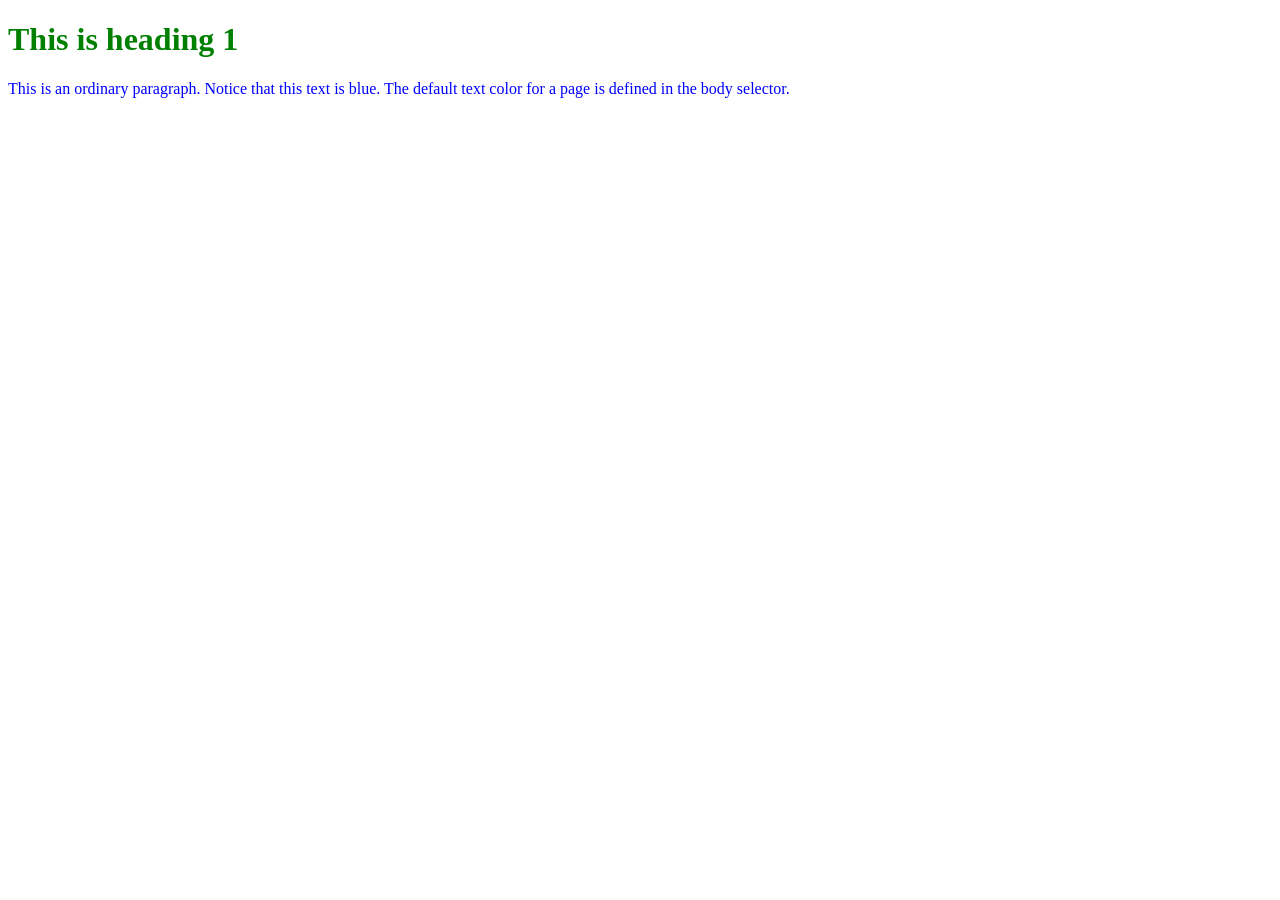
<file: nhung_css/inline.html>
<!DOCTYPE html>
<html lang="vi">
<head>
    <meta charset="UTF-8">
    <title>Inline CSS</title>
</head>

<body>

    <h1 style="color: green;">
        This is heading 1
    </h1>

    <p style="color: blue;">
        This is an ordinary paragraph. Notice that this text is blue.
        The default text color for a page is defined in the body selector.
    </p>

</body>
</html>
</file>
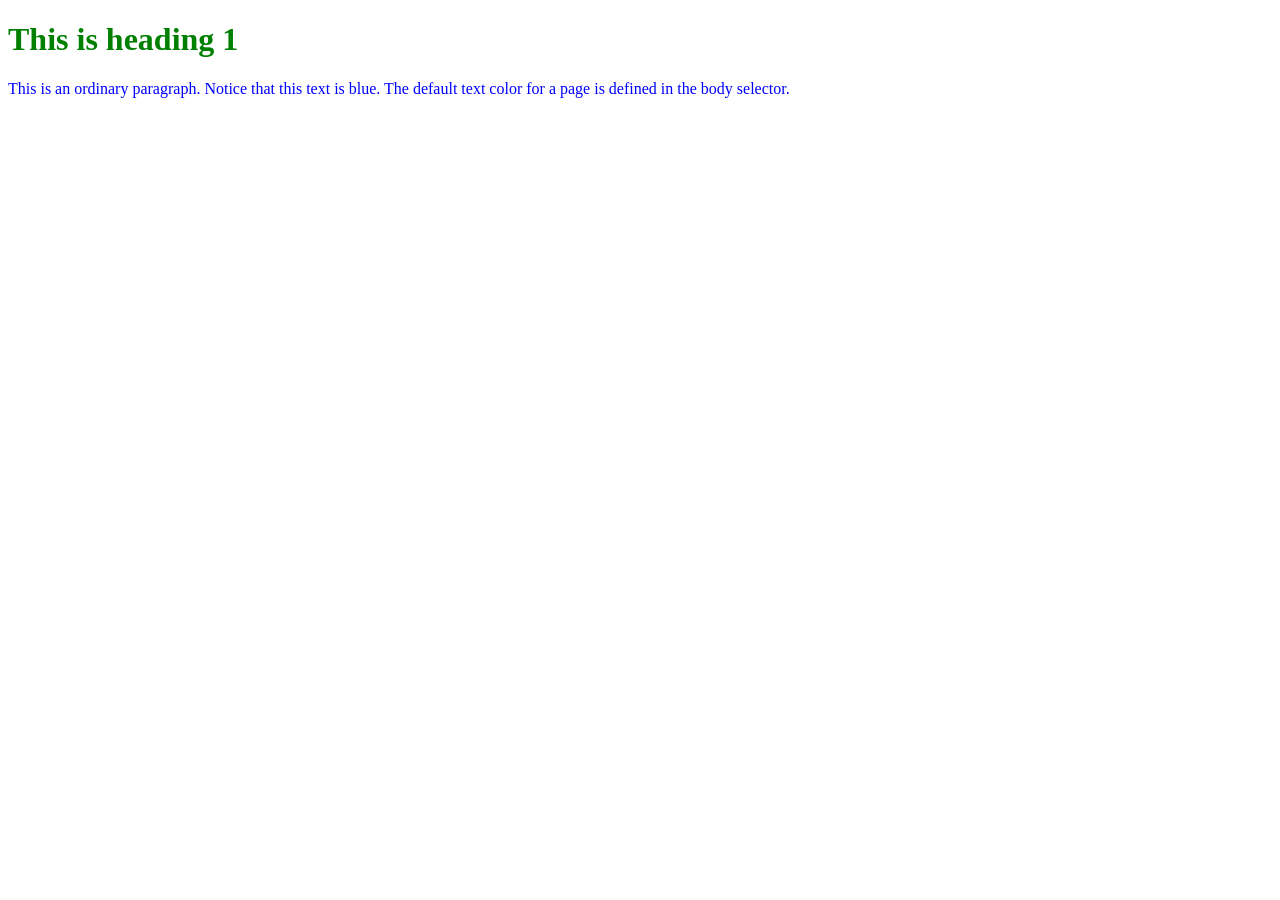
<file: nhung_css/internal.html>
<!DOCTYPE html>
<html lang="vi">
<head>
    <meta charset="UTF-8">
    <title>Internal CSS</title>

    <style>
        h1 {
            color: green;
        }

        p {
            color: blue;
        }
    </style>
</head>

<body>

    <h1>
        This is heading 1
    </h1>

    <p>
        This is an ordinary paragraph. Notice that this text is blue.
        The default text color for a page is defined in the body selector.
    </p>

</body>
</html>
</file>
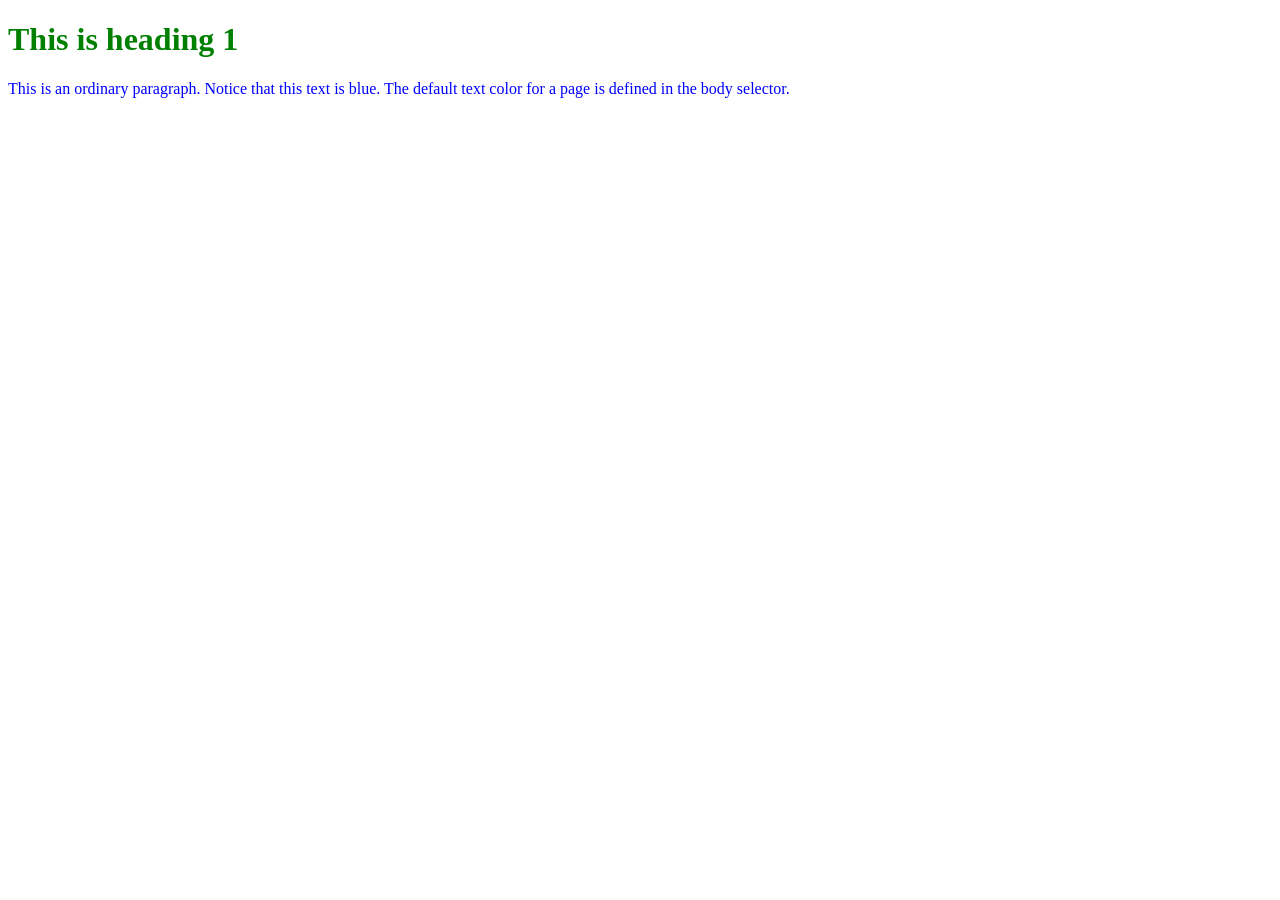
<file: nhung_css/cach2/external.html>
<!DOCTYPE html>
<html lang="vi">
<head>
    <meta charset="UTF-8">
    <title>External CSS</title>

    <link rel="stylesheet" href="style.css">
</head>

<body>

    <h1>
        This is heading 1
    </h1>

    <p>
        This is an ordinary paragraph. Notice that this text is blue.
        The default text color for a page is defined in the body selector.
    </p>

</body>
</html>
</file>
<file: doc-truyen/style.css>
/* Thiết lập chung */
body {
    font-family: Arial, sans-serif;
    width: 800px;
    margin: auto;
    background-color: #f5f5f5;
    color: #333;
}

/* Tiêu đề */
h1 {
    text-align: center;
    color: #8b0000;
}

/* Ảnh truyện */
.story-image {
    display: block;
    width: 300px;
    margin: 20px auto;
}

/* Mục lục */
.menu {
    background-color: white;
    padding: 20px;
    border: 1px solid #ddd;
}

.menu h2 {
    text-align: center;
    color: #8b0000;
}

.menu h5 {
    font-size: 16px;
    margin: 12px;
}

.menu a {
    color: #0066cc;
    text-decoration: none;
}

.menu a:hover {
    text-decoration: underline;
}

/* Nội dung truyện */
.story {
    background-color: white;
    padding: 25px;
    margin-top: 20px;
}

.story h3 {
    color: #8b0000;
    border-bottom: 1px solid #ddd;
    padding-bottom: 8px;
}

.story p {
    font-size: 17px;
    line-height: 1.8;
    text-align: justify;
}
</file>
<file: layout/layout.css>
body {
    font-family: Verdana,sans-serif;
    font-size: 0.9em;
}

header, footer {
    padding: 10px;
    color: white;
    background-color: black;
}

section {
    margin: 5px;
    padding: 10px;
    background-color: lightgrey;
}

article {
    margin: 5px;
    padding: 10px;
    background-color: white;
}

nav ul {
    padding: 0;
}

nav ul li {
    display: inline;
    margin: 5px;
}
</file>
<file: dinhdang_vb/dinhdangvb.css>
/* Khung chứa bài viết */
body {
  max-width: 800px;
  margin: 0 auto;
  padding: 24px;
  font-family: -apple-system, BlinkMacSystemFont, "Segoe UI", Roboto, "Helvetica Neue", Arial, sans-serif;
  color: #202122;
  background-color: #ffffff;
  line-height: 1.6;
}

/* Tiêu đề chính */
head {
  font-size: 2.2rem;
  font-weight: 400;
  margin: 0 0 4px 0;
  padding-bottom: 8px;
  border-bottom: 1px solid #a2a9b1;
  color: #000000;
}

/* Dòng mô tả phụ dưới tiêu đề */
h1 {
  font-size: 0.875rem;
  color: #54595d;
  margin-top: 4px;
  margin-bottom: 20px;
}

/* Định dạng các đoạn văn */
p {
  font-size: 1rem;
  text-align: justify;
  margin-bottom: 16px;
  text-indent: 0;
}
</file>
<file: nhung_css/cach2/style.css>
h1 {
    color: green;
}

p {
    color: blue;
}
</file>
